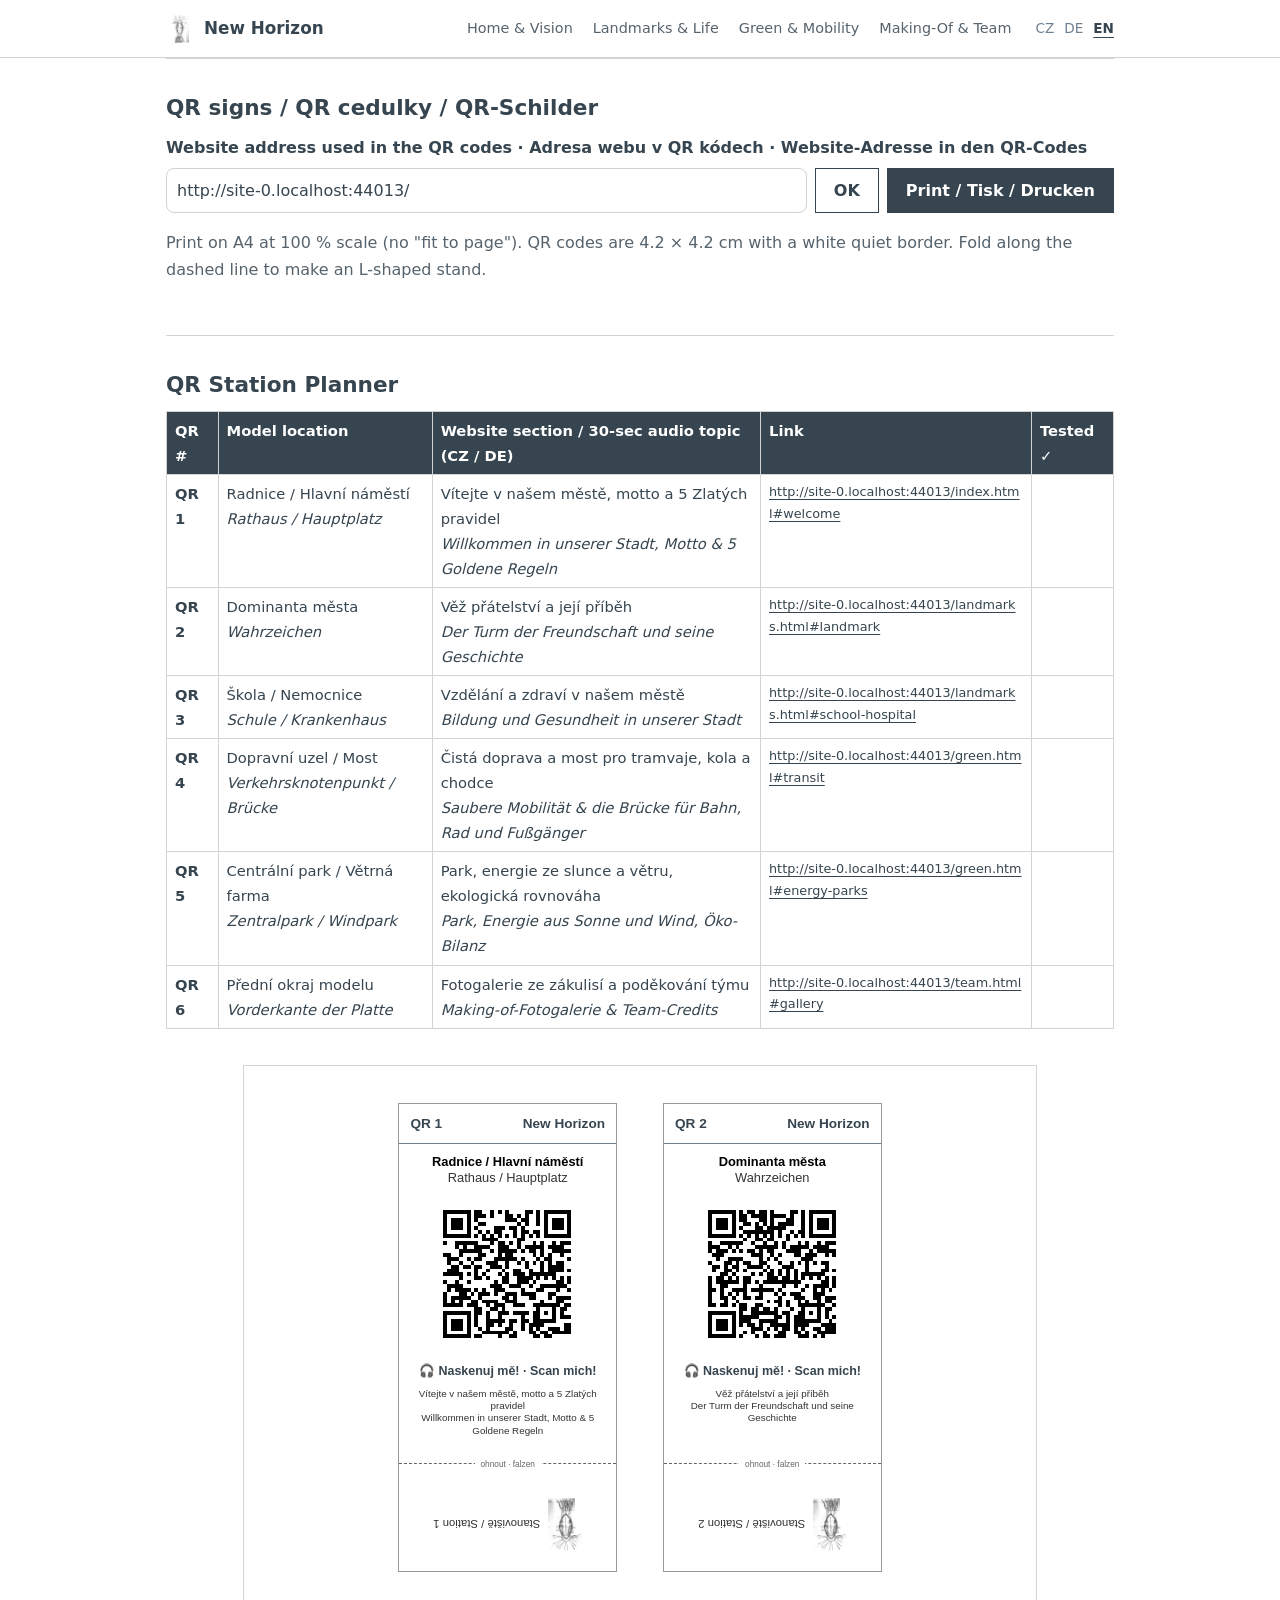
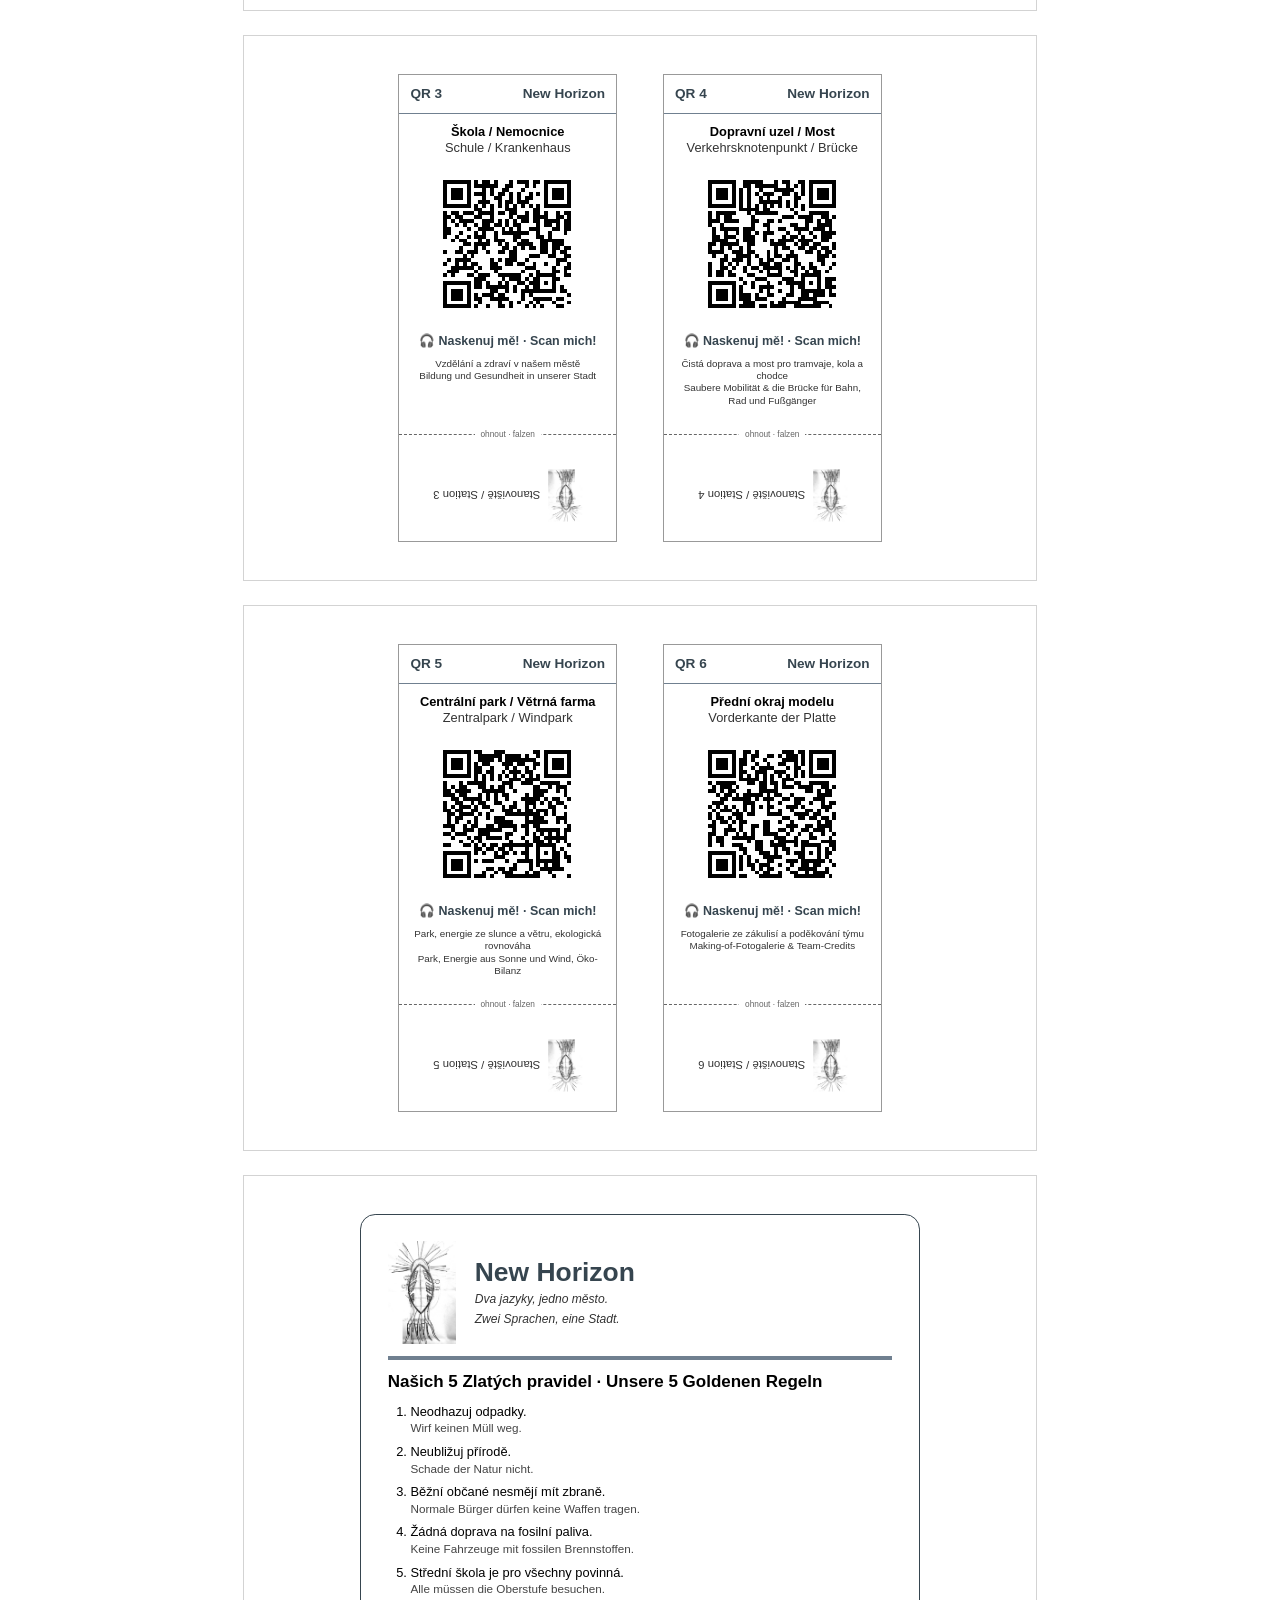
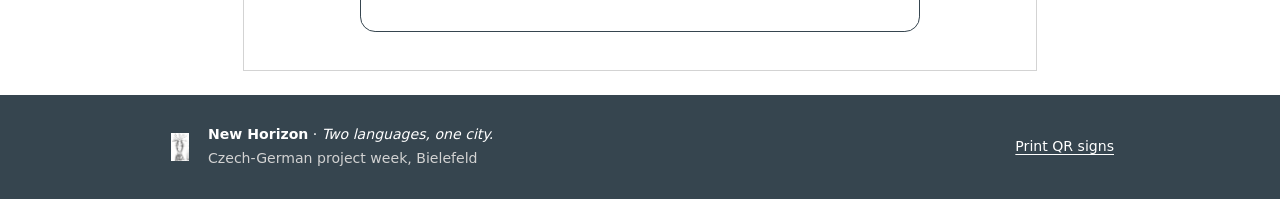
<file: print.html>
<!doctype html>
<html lang="cs">
<head>
<meta charset="utf-8">
<meta name="viewport" content="width=device-width, initial-scale=1">
<title>QR signs</title>
<link rel="stylesheet" href="css/style.css">
<style>
  .controls label { font-weight: 600; display: block; margin-bottom: 6px; }
  .controls .row { display: flex; gap: 8px; flex-wrap: wrap; }
  .controls input { flex: 1; min-width: 240px; font: inherit; padding: 8px 10px; border: 1px solid var(--divider); border-radius: 8px; background: var(--contrast); color: var(--primary); }
  .btn { font: inherit; font-weight: 700; border: 1px solid var(--primary); border-radius: 0; padding: 8px 18px; background: transparent; color: var(--primary); cursor: pointer; }
  .btn.gold { background: var(--primary); color: var(--contrast); }
  .warn { background: #fff4d6; color: #5a4300; border: 1px solid #f0d58a; border-radius: 8px; padding: 10px 12px; margin-top: 10px; }
  .planner { width: 100%; border-collapse: collapse; font-size: .92rem; }
  .planner th, .planner td { border: 1px solid var(--divider); padding: 6px 8px; text-align: left; vertical-align: top; }
  .planner th { background: var(--primary); color: var(--contrast); }
  .planner td.url { word-break: break-all; font-size: .8rem; }
  .tbl-wrap { overflow-x: auto; }

  /* ---- Printable sheets (real sizes) ---- */
  .sheet { background: #fff; color: #000; padding: 10mm; margin: 0 auto 24px; width: 210mm; max-width: 100%; overflow-x: auto; border: 1px solid var(--divider); }
  .signs { display: grid; grid-template-columns: repeat(2, 58mm); gap: 8mm 12mm; justify-content: center; }
  .sign { width: 58mm; height: 124mm; border: 0.3mm solid #999; display: flex; flex-direction: column; font-family: Arial, Helvetica, sans-serif; break-inside: avoid; }
  .sign .front { height: 95mm; display: flex; flex-direction: column; align-items: center; text-align: center; padding: 0 3mm; }
  .sign .top { width: calc(100% + 6mm); background: none; color: #36454f; display: flex; justify-content: space-between; align-items: center; padding: 2mm 3mm; font-weight: 700; font-size: 3.6mm; border-bottom: 0.4mm solid #708090; }
  .sign .loc { font-weight: 700; font-size: 3.4mm; line-height: 1.25; margin: 2.5mm 0 2mm; min-height: 9mm; display: flex; flex-direction: column; justify-content: center; }
  .sign .loc i { font-weight: 400; font-style: normal; color: #333; }
  .sign .qr { width: 42mm; height: 42mm; background: #fff; }
  .sign .qr svg { width: 100%; height: 100%; display: block; shape-rendering: crispEdges; }
  .sign .scan { font-weight: 700; font-size: 3.3mm; margin-top: 2mm; color: #36454f; }
  .sign .topic { font-size: 2.6mm; color: #333; margin-top: 1.5mm; line-height: 1.25; }
  .sign .fold { border-top: 0.4mm dashed #666; position: relative; font-size: 2.2mm; color: #666; text-align: center; }
  .sign .fold span { position: relative; top: -2mm; background: #fff; padding: 0 1.5mm; }
  .sign .base { flex: 1; display: flex; align-items: center; justify-content: center; gap: 2mm; font-size: 3mm; color: #333; transform: rotate(180deg); }
  .sign .base svg, .sign .base img { width: 9mm; height: auto; color: #36454f; filter: none; }

  .rules-print { width: 148mm; margin: 0 auto; border: 0.5mm solid #36454f; border-radius: 4mm; padding: 7mm; font-family: Arial, Helvetica, sans-serif; color: #000; }
  .rules-print header { display: flex; align-items: center; gap: 5mm; border-bottom: 1.2mm solid #708090; padding-bottom: 3mm; margin-bottom: 3mm; }
  .rules-print header svg, .rules-print header img { width: 18mm; height: auto; color: #36454f; filter: none; }
  .rules-print h2 { margin: 0; font-size: 7mm; color: #36454f; }
  .rules-print .m { font-style: italic; font-size: 3.2mm; color: #333; }
  .rules-print ol { margin: 0; padding-left: 6mm; }
  .rules-print li { margin: 0 0 2.2mm; font-size: 3.4mm; line-height: 1.3; }
  .rules-print li span { display: block; color: #444; font-size: 3.1mm; }

  @media print {
    @page { size: A4 portrait; margin: 10mm; }
    html, body { width: auto; margin: 0; }
    .wrap { max-width: none; padding: 0; }
    body { background: #fff; }
    #site-header, #site-footer, .no-print { display: none !important; }
    main { padding: 0; }
    .sheet { border: 0; margin: 0; padding: 0; width: auto; max-width: none; overflow: visible; }
    .page-break { break-before: page; }
    * { -webkit-print-color-adjust: exact; print-color-adjust: exact; }
  }
</style>
</head>
<body>
<header id="site-header" data-page="print"></header>

<main class="wrap">
  <section class="card controls no-print">
    <h2>QR signs / QR cedulky / QR-Schilder</h2>
    <label for="base">Website address used in the QR codes · Adresa webu v QR kódech · Website-Adresse in den QR-Codes</label>
    <div class="row">
      <input id="base" type="url" placeholder="https://…/">
      <button class="btn" id="apply">OK</button>
      <button class="btn gold" onclick="window.print()">Print / Tisk / Drucken</button>
    </div>
    <div class="warn" id="warn" hidden>⚠️ This page is opened from a local file. Put the website online first and enter its public address above, otherwise phones cannot open the QR links.</div>
    <p class="muted">Print on A4 at 100 % scale (no "fit to page"). QR codes are 4.2 × 4.2 cm with a white quiet border. Fold along the dashed line to make an L-shaped stand.</p>
  </section>

  <section class="card no-print">
    <h2>QR Station Planner</h2>
    <div class="tbl-wrap"><table class="planner" id="planner"></table></div>
  </section>

  <div id="sign-sheets"></div>

  <div class="sheet page-break">
    <div class="rules-print" id="rules-card"></div>
  </div>
</main>

<footer id="site-footer"></footer>
<script src="js/qrcode.js"></script>
<script src="js/content.js"></script>
<script src="js/site.js"></script>
<script>
(function () {
  const esc = SITE.esc;
  const input = document.getElementById("base");

  function defaultBase() {
    if (CONFIG.siteUrl) return CONFIG.siteUrl;
    try { const s = localStorage.getItem("city-base"); if (s) return s; } catch (e) {}
    return location.href.split(/[?#]/)[0].replace(/[^/]*$/, "");
  }
  function norm(b) { b = b.trim(); return b && !b.endsWith("/") ? b + "/" : b; }

  function qrSvg(text) {
    const q = qrcode(0, "M");
    q.addData(text);
    q.make();
    return q.createSvgTag({ cellSize: 1, margin: 4, scalable: true });
  }

  function build() {
    const base = norm(input.value);
    document.getElementById("warn").hidden = !base.startsWith("file:");
    const L = STATION_LABELS;
    const crest = crestSVG();

    document.getElementById("planner").innerHTML =
      "<tr><th>QR #</th><th>Model location</th><th>Website section / 30-sec audio topic (CZ / DE)</th><th>Link</th><th>Tested ✓</th></tr>" +
      CONFIG.stations.map((s, i) => {
        const url = base + s.page + "#" + s.section;
        return `<tr><td><b>QR ${s.n}</b></td><td>${esc(L[i].loc.cs)}<br><i>${esc(L[i].loc.de)}</i></td>
          <td>${esc(L[i].topic.cs)}<br><i>${esc(L[i].topic.de)}</i></td>
          <td class="url"><a href="${esc(url)}" target="_blank" rel="noopener">${esc(url)}</a></td><td></td></tr>`;
      }).join("");

    const signsHTML = CONFIG.stations.map((s, i) => {
      const url = base + s.page + "#" + s.section;
      return `<div class="sign">
        <div class="front">
          <div class="top"><span>QR ${s.n}</span><span>${esc(CONFIG.cityName)}</span></div>
          <div class="loc">${esc(L[i].loc.cs)}<i>${esc(L[i].loc.de)}</i></div>
          <div class="qr">${qrSvg(url)}</div>
          <div class="scan">🎧 Naskenuj mě! · Scan mich!</div>
          <div class="topic">${esc(L[i].topic.cs)}<br>${esc(L[i].topic.de)}</div>
        </div>
        <div class="fold"><span>ohnout · falzen</span></div>
        <div class="base">${crest}<span>Stanoviště / Station ${s.n}</span></div>
      </div>`;
    });
    // 2 signs per A4 page
    let sheets = "";
    for (let i = 0; i < signsHTML.length; i += 2)
      sheets += `<div class="sheet${i ? " page-break" : ""}"><div class="signs">${signsHTML.slice(i, i + 2).join("")}</div></div>`;
    document.getElementById("sign-sheets").innerHTML = sheets;

    const cs = TEXT.cs["home.rules"], de = TEXT.de["home.rules"];
    document.getElementById("rules-card").innerHTML = `
      <header>${crest}<div><h2>${esc(CONFIG.cityName)}</h2>
        <div class="m">${esc(TEXT.cs["home.motto"])}<br>${esc(TEXT.de["home.motto"])}</div></div></header>
      <h3 style="margin:0 0 3mm;font-size:4.5mm">${esc(TEXT.cs["home.rulesTitle"])} · ${esc(TEXT.de["home.rulesTitle"])}</h3>
      <ol>${cs.map((r, i) => `<li>${esc(r)}<span>${esc(de[i])}</span></li>`).join("")}</ol>`;
  }

  input.value = defaultBase();
  document.getElementById("apply").addEventListener("click", () => {
    try { localStorage.setItem("city-base", norm(input.value)); } catch (e) {}
    build();
  });
  input.addEventListener("keydown", (e) => { if (e.key === "Enter") document.getElementById("apply").click(); });
  build();
})();
</script>
</body>
</html>
</file>
<file: css/style.css>
/* Theme: Modern Minimalist
   Change the three brand colours here. */
:root {
  --primary: #36454f;    /* charcoal: text, headings, header, rules block */
  --secondary: #708090;  /* slate gray: numbers, active underline, small accents */
  --contrast: #ffffff;   /* white: page background and text on charcoal */

  --divider: #d3d3d3;    /* light gray: lines and dividers */
  --fill: #f2f3f4;       /* light gray tint: photo spots */
  --muted: #56636d;      /* readable gray for secondary text */
  color-scheme: light;
}

* { box-sizing: border-box; }
html { scroll-behavior: smooth; scroll-padding-top: 72px; }
body {
  margin: 0;
  font-family: "DejaVu Sans", Verdana, Geneva, sans-serif;
  font-size: 16px;
  line-height: 1.7;
  color: var(--primary);
  background: var(--contrast);
}
img { max-width: 100%; display: block; }
a { color: var(--primary); text-underline-offset: 3px; }
a:hover { color: var(--secondary); }
.muted { color: var(--muted); }
.wrap { max-width: 980px; margin: 0 auto; padding: 0 16px; }
h1, h2, h3 { font-weight: 700; line-height: 1.25; margin: 0 0 12px; }
h2 { font-size: 1.35rem; }
h3 { font-size: 1.05rem; margin-bottom: 6px; }

/* ---------- Header ---------- */
#site-header { position: sticky; top: 0; z-index: 10; background: var(--contrast); border-bottom: 1px solid var(--divider); }
.bar { max-width: 980px; margin: 0 auto; padding: 14px 16px; display: flex; align-items: center; gap: 24px; flex-wrap: wrap; }
.brand { display: flex; align-items: center; gap: 10px; color: var(--primary); text-decoration: none; font-weight: 700; font-size: 1.05rem; }
.brand-crest { width: 28px; height: 28px; display: grid; place-items: center; }
.brand-crest img { max-height: 28px; width: auto; }
.nav { display: flex; gap: 20px; margin-left: auto; flex-wrap: wrap; }
.nav a { color: var(--muted); text-decoration: none; font-size: .9rem; padding: 2px 0; border-bottom: 1px solid transparent; white-space: nowrap; }
.nav a:hover { color: var(--primary); }
.nav a[aria-current="page"] { color: var(--primary); border-bottom-color: var(--primary); }
.langs { display: flex; gap: 10px; font-size: .85rem; }
.langs button { border: 0; background: none; padding: 0; font: inherit; color: var(--secondary); cursor: pointer; }
.langs button[aria-pressed="true"] { color: var(--primary); font-weight: 700; text-decoration: underline; text-underline-offset: 4px; }
.menu-btn { display: none; margin-left: auto; background: none; border: 0; color: var(--primary); font-size: 1.4rem; cursor: pointer; }
@media (max-width: 860px) {
  .menu-btn { display: block; }
  .nav { display: none; width: 100%; flex-direction: column; gap: 6px; margin: 0; }
  #site-header.open .nav { display: flex; }
  .nav a { align-self: flex-start; }
}

.leaf { width: 100%; height: 100%; color: var(--primary); }

/* ---------- Hero / page titles ---------- */
.hero { padding: 56px 0 48px; }
.hero-grid { display: grid; grid-template-columns: 1fr 1.15fr; gap: 48px; align-items: center; }
.hero-crest { width: 72px; height: 72px; margin-bottom: 20px; display: flex; align-items: center; justify-content: flex-start; }
.hero-crest img { max-width: 72px; max-height: 72px; width: auto; height: auto; }
.hero-crest svg { width: 48px; height: 48px; }
.kicker { margin: 0; color: var(--muted); font-size: .9rem; }
.hero h1 { font-size: clamp(2.4rem, 6vw, 3.6rem); margin: 6px 0 8px; letter-spacing: -.01em; line-height: 1.05; }
.motto { margin: 0; font-size: 1.2rem; color: var(--muted); }
@media (max-width: 760px) {
  .hero { padding: 36px 0 32px; }
  .hero-grid { grid-template-columns: 1fr; gap: 28px; }
  .hero-crest { width: 56px; height: 56px; margin-bottom: 12px; }
}

.page-head { padding: 64px 0 32px; }
.page-head h1 { font-size: clamp(1.9rem, 5vw, 2.6rem); margin-bottom: 8px; }
.page-head p { margin: 0; color: var(--muted); max-width: 620px; font-size: 1.05rem; }

/* ---------- Sections ---------- */
main { padding: 0 0 64px; }
section { margin: 0; padding: 36px 0; border-top: 1px solid var(--divider); }
.card { background: none; }
.grid-2 { display: grid; grid-template-columns: 1fr 1fr; gap: 40px; align-items: start; }
section.grid-2 > .card + .card { border-left: 1px solid var(--divider); padding-left: 40px; }
@media (max-width: 760px) {
  .grid-2 { grid-template-columns: 1fr; gap: 28px; }
  section.grid-2 > .card + .card:not(.rules-card) { border-left: 0; padding-left: 0; }
  section.grid-2 > .rules-card { padding: 24px; }
}

.station { scroll-margin-top: 72px; }

.feature { grid-template-columns: 1fr 1.1fr; gap: 56px; align-items: center; padding: 48px 0; }
.feature.flip > :first-child { order: 2; }
.feature figure.photo img, .feature .ph { aspect-ratio: 3/2; }
.feature .photos-2 .ph, .feature .photos-2 img { aspect-ratio: 4/5; }
.feature h2 + p + h2 { margin-top: 28px; }
.feature p { margin: 0 0 12px; }
@media (max-width: 760px) {
  .feature { grid-template-columns: 1fr; gap: 20px; padding: 32px 0; }
  .feature > figure, .feature > .photos-2, .feature.flip > :first-child { order: 0; }
  .feature > div:first-child { order: 1; }
}
.flash { animation: flash 2.4s ease-out; }
@keyframes flash { 0%, 35% { background: var(--fill); } 100% { background: transparent; } }

/* Golden rules: the one solid block on the page */
section.grid-2 > .rules-card { align-self: stretch; background: var(--primary); color: var(--contrast); padding: 28px 30px; border-left: 0; }
.rules-card h2 { color: var(--contrast); }
.rules { counter-reset: r; list-style: none; padding: 0; margin: 0; }
.rules li { counter-increment: r; position: relative; padding: 8px 0 8px 34px; }
.rules li::before { content: counter(r) "."; position: absolute; left: 0; top: 8px; font-weight: 700; color: var(--divider); }

/* Identity: text, crest, flag in one row */
.identity-row { display: grid; grid-template-columns: 1.2fr .6fr 1.35fr; gap: 32px; align-items: end; }
.identity-row p { margin: 0; }
.identity-row figure.photo img { object-fit: contain; background: var(--contrast); }
.identity-row .crest-fig img, .identity-row .crest-fig .ph { aspect-ratio: 2/3; }
.identity-row .flag-fig img, .identity-row .flag-fig .ph { aspect-ratio: 3/2; }
#transit figure.photo img { aspect-ratio: 1; object-fit: cover; }
@media (max-width: 760px) {
  .identity-row { grid-template-columns: 1fr 1.5fr; gap: 16px; align-items: end; }
  .identity-row > div { grid-column: 1 / -1; }
}

/* Photos */
figure { margin: 0; }
figure figcaption { font-size: .82rem; color: var(--muted); margin-top: 6px; }
figure.photo img { width: 100%; aspect-ratio: 4/3; object-fit: cover; }
.ph {
  aspect-ratio: 4/3; background: var(--fill);
  display: flex; flex-direction: column; align-items: center; justify-content: center; gap: 2px;
  color: var(--muted); text-align: center; padding: 12px; font-size: .85rem;
}
.ph-icon { display: none; }
.ph code { font-size: .72rem; color: var(--secondary); word-break: break-all; }
.photos-2 { display: grid; grid-template-columns: 1fr 1fr; gap: 12px; }

/* Audio */
.audio { margin-top: 20px; padding-top: 14px; border-top: 1px solid var(--divider); font-size: .9rem; }
.audio-head { font-weight: 700; margin-bottom: 4px; display: flex; align-items: center; gap: 8px; }
.qr-badge { border: 1px solid var(--primary); font-size: .7rem; padding: 0 6px; font-weight: 700; }
.audio-row { display: flex; align-items: center; gap: 10px; margin: 2px 0; flex-wrap: wrap; }
.audio-lang { min-width: 64px; }
.audio audio { flex: 1; min-width: 200px; height: 34px; }

/* Look around: three links with a line of text */
.tiles { display: grid; grid-template-columns: repeat(3, 1fr); gap: 32px; }
.tile { display: block; padding-top: 14px; border-top: 2px solid var(--primary); color: var(--primary); text-decoration: none; }
.tile b::after { content: " \2192"; color: var(--secondary); }
.tile small { display: block; margin-top: 6px; color: var(--muted); font-size: .88rem; line-height: 1.55; }
.tile:hover b { text-decoration: underline; text-underline-offset: 4px; }
@media (max-width: 760px) { .tiles { grid-template-columns: 1fr; gap: 24px; } }

/* Diary */
.timeline { display: grid; grid-template-columns: 1fr 1fr; gap: 40px; }
.day { border-left: 2px solid var(--primary); padding-left: 18px; }
.day.two { border-left-color: var(--secondary); }
@media (max-width: 760px) { .timeline { grid-template-columns: 1fr; gap: 24px; } }

/* Team */
.members { list-style: none; padding: 0; margin: 0; display: grid; grid-template-columns: repeat(5, 1fr); gap: 24px; }
.pair { border-top: 2px solid var(--primary); padding-top: 10px; font-size: .95rem; }
.pair-num { font-weight: 700; }
.pair-role { font-size: .85rem; color: var(--muted); margin: 0 0 10px; line-height: 1.45; min-height: 2.9em; }
.pair .tag { display: inline-block; min-width: 26px; font-size: .68rem; font-weight: 700; color: var(--secondary); }
@media (max-width: 860px) { .members { grid-template-columns: repeat(2, 1fr); } }
@media (max-width: 420px) { .members { grid-template-columns: 1fr; } }

/* Gallery */
.gallery { display: grid; grid-template-columns: repeat(auto-fill, minmax(260px, 1fr)); gap: 8px; }
.gallery img { width: 100%; aspect-ratio: 4/3; object-fit: cover; }
.gallery a:hover img { opacity: .85; }
.gallery .empty { grid-column: 1 / -1; margin: 0; }

/* Footer */
#site-footer { background: var(--primary); color: var(--contrast); padding: 28px 0; font-size: .88rem; }
#site-footer a, #site-footer strong { color: var(--contrast); }
#site-footer .muted { color: var(--divider); }
#site-footer .leaf { color: var(--contrast); }
.foot-inner { max-width: 980px; margin: 0 auto; padding: 0 16px; display: flex; align-items: center; gap: 14px; flex-wrap: wrap; }
.foot-crest { width: 28px; height: 28px; display: grid; place-items: center; }
.foot-crest img { max-height: 28px; width: auto; }
.print-link { margin-left: auto; }

@media (prefers-reduced-motion: reduce) {
  * { animation: none !important; }
  html { scroll-behavior: auto; }
}
#welcome > .card:first-child { align-self: center; }
</file>
